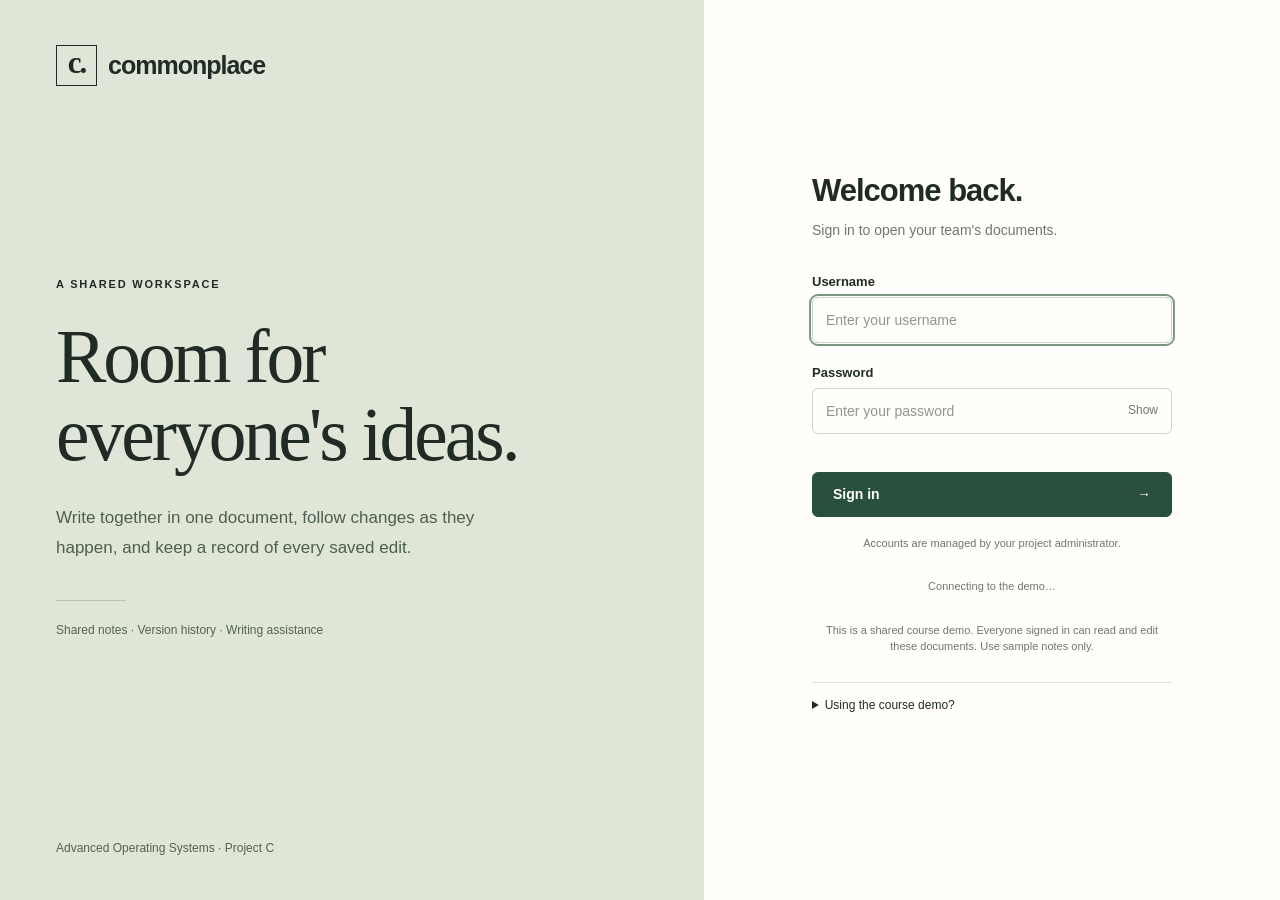
<file: docs/index.html>
<!doctype html>
<html lang="en" data-client="browser">
<head>
  <meta charset="utf-8"><meta name="viewport" content="width=device-width,initial-scale=1">
  <title>Commonplace · Shared documents</title>
  <link rel="stylesheet" href="style.css">
</head>
<body>
<main id="login" class="login-layout">
  <section class="introduction">
    <a class="wordmark" href="#" aria-label="Commonplace home"><span class="brand-mark">c.</span>commonplace</a>
    <div class="intro-copy"><p class="eyebrow">A SHARED WORKSPACE</p><h1>Room for<br>everyone's ideas.</h1>
      <p class="intro-detail">Write together in one document, follow changes as they happen, and keep a record of every saved edit.</p>
      <div class="intro-rule"></div><p class="intro-foot">Shared notes · Version history · Writing assistance</p>
    </div>
    <p class="product-note">Advanced Operating Systems · Project C</p>
  </section>
  <section class="signin-area"><form id="login-form" class="signin-form">
    <h2>Welcome back.</h2><p class="subtle">Sign in to open your team's documents.</p>
    <label for="username">Username</label><input id="username" autocomplete="username" required autofocus placeholder="Enter your username">
    <label for="password">Password</label><div class="password-wrap"><input id="password" type="password" autocomplete="current-password" required placeholder="Enter your password"><button id="show-password" type="button" aria-label="Show password">Show</button></div>
    <p id="login-error" class="error" role="alert"></p><button id="signin" class="primary full" type="submit">Sign in <span>→</span></button>
    <p class="account-note">Accounts are managed by your project administrator.</p>
    <p id="browser-status" class="browser-only account-note" role="status">Connecting to the demo…</p>
    <p class="browser-only account-note">This is a shared course demo. Everyone signed in can read and edit these documents. Use sample notes only.</p>
    <details class="connection-settings"><summary>Server connection</summary><label for="server">Gateway address</label><input id="server" value="localhost:50070" placeholder="hostname:port"><label class="check"><input id="tls" type="checkbox"> Use a secure connection (TLS)</label></details>
    <details class="demo-details"><summary>Using the course demo?</summary><p>Select a demo account to fill its sign-in details.</p><div class="demo-users"><button type="button" data-demo="alice">Alice</button><button type="button" data-demo="bob">Bob</button><button type="button" data-demo="carol">Carol</button></div><p>These shared accounts are for classroom sample documents.</p></details>
  </form></section>
</main>
<main id="workspace" class="workspace hidden">
  <nav class="sidebar" aria-label="Workspace navigation">
    <div class="wordmark small"><span class="brand-mark">c.</span>commonplace</div>
    <div class="nav-heading"><h2>Documents</h2><button id="refresh-docs" class="icon-button" title="Refresh documents" aria-label="Refresh documents">↻</button></div>
    <button id="new-document" class="new-document">＋ <span>New document</span></button>
    <label class="search-wrap"><span class="sr-only">Find a document</span><input id="search" type="search" placeholder="Find a document…"></label>
    <div id="document-list" class="document-list"></div>
    <div class="sidebar-bottom"><button id="system-button" class="system-button"><span class="status-dot"></span>System status <span>↗</span></button><div class="user-row"><span id="user-avatar" class="avatar"></span><div><strong id="user-name"></strong><small id="server-name"></small></div><button id="logout" class="icon-button" title="Sign out" aria-label="Sign out">↪</button></div></div>
  </nav>
  <section class="main-area">
    <header class="topbar"><button id="mobile-documents" class="mobile-only quiet-button" aria-label="Show documents" aria-expanded="false">Documents</button><div class="breadcrumb">Workspace <span>/</span> <strong id="breadcrumb-title">Documents</strong></div><div class="topbar-actions"><div id="participants" class="participants" aria-label="People in this document"></div><button id="history-button" class="quiet-button" disabled>History</button><button id="assist-button" class="assist-toggle" disabled>Writing assistant</button></div></header>
    <div id="message" class="notice hidden" role="status"></div>
    <section id="empty-state" class="empty-state"><p class="eyebrow">YOUR WORKSPACE</p><h1>Start with a blank page.</h1><p>Create a document for your team, or open one from the sidebar.</p><button id="empty-create" class="primary">Create a document <span>＋</span></button></section>
    <section id="document-area" class="document-area hidden">
      <div class="document-topline"><div class="document-location"><span class="document-icon">▤</span> SHARED DOCUMENT</div><button id="save-status" class="save-status" type="button" title="Save changes (Ctrl+S)">All changes saved</button></div>
      <article class="paper"><h1 id="document-title"></h1><div class="document-meta"><span id="revision-label"></span><span>•</span><span>Changes save automatically</span></div><textarea id="editor" aria-label="Document text" placeholder="Start writing here. Invite a teammate to open the same document." spellcheck="true"></textarea></article>
      <footer class="document-footer"><span id="word-count">0 words</span><span id="editing-status">Only you are here</span></footer>
    </section>
  </section>
  <aside id="drawer" class="drawer hidden" aria-label="Document tools"><div class="drawer-heading"><h2 id="drawer-title"></h2><button id="close-drawer" class="icon-button" aria-label="Close panel">×</button></div>
    <section id="assist-panel" class="tool-panel hidden"><p id="assistant-mode" class="assistant-mode">Writing service</p><p class="panel-intro">A second look at your writing. Review a suggestion before applying it.</p><div class="assistant-tools"><button data-task="grammar"><strong>Check grammar</strong><span>Find spelling and grammar issues</span></button><button data-task="summary"><strong>Summarize</strong><span>Get the main points of this document</span></button><button data-task="complete"><strong>Continue writing</strong><span>Suggest text at your cursor</span></button><button data-task="enhance"><strong>Rewrite selection</strong><span>Improve the passage you highlight</span></button></div><div class="rewrite-mode"><label for="rewrite-mode">Rewrite style</label><select id="rewrite-mode"><option value="concise">Make it concise</option><option value="clarify">Make it clearer</option><option value="formal">Make it formal</option><option value="expand">Add detail</option></select></div><form id="question-form"><label for="question">Ask about this document</label><div class="question-row"><input id="question" placeholder="What did we decide?"><button class="primary" type="submit" aria-label="Ask question">↑</button></div></form><div id="ai-result" aria-live="polite" class="ai-result"><p class="subtle">Choose a tool to get started.</p></div></section>
    <section id="history-panel" class="tool-panel hidden"><p class="panel-intro">Every saved edit, in order. Newest first.</p><div id="history-list"></div></section>
    <section id="system-panel" class="tool-panel hidden"><p class="panel-intro">Two of the three document servers must agree to save an edit.</p><div id="cluster-summary"></div><div id="node-list"></div><button id="refresh-system" class="quiet-button full">Refresh status</button><p class="system-note">Replica details are local observations. A recovering replica may briefly show an earlier version.</p></section>
  </aside>
</main>
<dialog id="create-dialog"><form id="create-form"><h2>New document</h2><p class="subtle">Everyone in this workspace can open and edit it.</p><label for="document-name">Document name</label><input id="document-name" required maxlength="80" placeholder="e.g. Operating systems notes"><p id="create-error" class="error" role="alert"></p><div class="dialog-actions"><button type="button" id="cancel-create" class="quiet-button">Cancel</button><button type="submit" id="create-submit" class="primary">Create document</button></div></form></dialog>
<dialog id="leave-dialog"><h2>Keep your unsaved text?</h2><p>A save is still pending. Retry the save before leaving, or copy your text so you can return to it.</p><div class="dialog-actions"><button id="stay" class="primary">Keep editing</button></div></dialog>
<script src="browser-config.js"></script>
<script src="browser.js"></script>
<script src="app.js"></script>
</body></html>
</file>
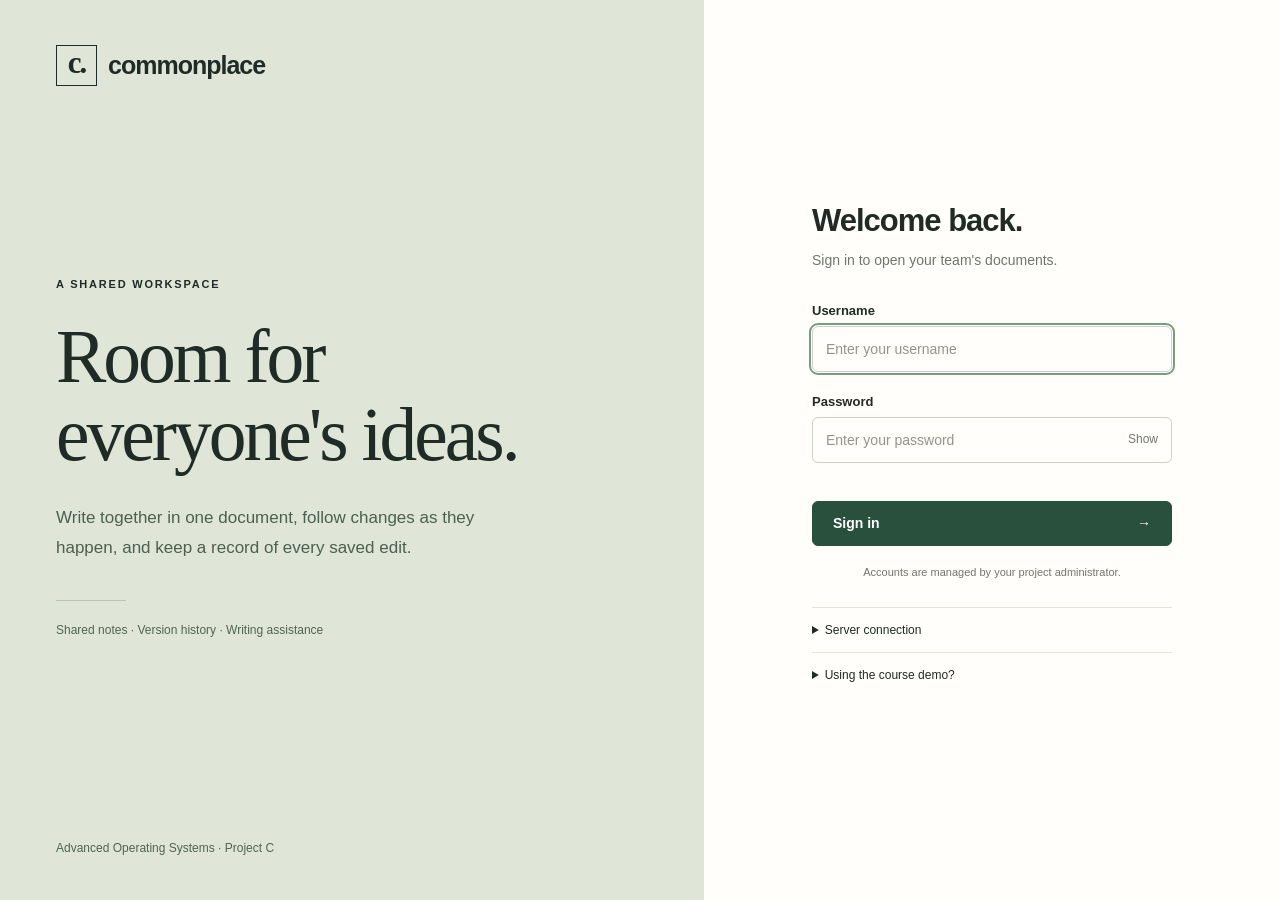
<file: clients/collab_client/ui/index.html>
<!doctype html>
<html lang="en">
<head>
  <meta charset="utf-8"><meta name="viewport" content="width=device-width,initial-scale=1">
  <title>Commonplace · Shared documents</title>
  <link rel="stylesheet" href="style.css">
</head>
<body>
<main id="login" class="login-layout">
  <section class="introduction">
    <a class="wordmark" href="#" aria-label="Commonplace home"><span class="brand-mark">c.</span>commonplace</a>
    <div class="intro-copy"><p class="eyebrow">A SHARED WORKSPACE</p><h1>Room for<br>everyone's ideas.</h1>
      <p class="intro-detail">Write together in one document, follow changes as they happen, and keep a record of every saved edit.</p>
      <div class="intro-rule"></div><p class="intro-foot">Shared notes · Version history · Writing assistance</p>
    </div>
    <p class="product-note">Advanced Operating Systems · Project C</p>
  </section>
  <section class="signin-area"><form id="login-form" class="signin-form">
    <h2>Welcome back.</h2><p class="subtle">Sign in to open your team's documents.</p>
    <label for="username">Username</label><input id="username" autocomplete="username" required autofocus placeholder="Enter your username">
    <label for="password">Password</label><div class="password-wrap"><input id="password" type="password" autocomplete="current-password" required placeholder="Enter your password"><button id="show-password" type="button" aria-label="Show password">Show</button></div>
    <p id="login-error" class="error" role="alert"></p><button id="signin" class="primary full" type="submit">Sign in <span>→</span></button>
    <p class="account-note">Accounts are managed by your project administrator.</p>
    <p id="browser-status" class="browser-only account-note" role="status">Connecting to the demo…</p>
    <p class="browser-only account-note">This is a shared course demo. Everyone signed in can read and edit these documents. Use sample notes only.</p>
    <details class="connection-settings"><summary>Server connection</summary><label for="server">Gateway address</label><input id="server" value="localhost:50070" placeholder="hostname:port"><label class="check"><input id="tls" type="checkbox"> Use a secure connection (TLS)</label></details>
    <details class="demo-details"><summary>Using the course demo?</summary><p>Select a demo account to fill its sign-in details.</p><div class="demo-users"><button type="button" data-demo="alice">Alice</button><button type="button" data-demo="bob">Bob</button><button type="button" data-demo="carol">Carol</button></div><p>These shared accounts are for classroom sample documents.</p></details>
  </form></section>
</main>
<main id="workspace" class="workspace hidden">
  <nav class="sidebar" aria-label="Workspace navigation">
    <div class="wordmark small"><span class="brand-mark">c.</span>commonplace</div>
    <div class="nav-heading"><h2>Documents</h2><button id="refresh-docs" class="icon-button" title="Refresh documents" aria-label="Refresh documents">↻</button></div>
    <button id="new-document" class="new-document">＋ <span>New document</span></button>
    <label class="search-wrap"><span class="sr-only">Find a document</span><input id="search" type="search" placeholder="Find a document…"></label>
    <div id="document-list" class="document-list"></div>
    <div class="sidebar-bottom"><button id="system-button" class="system-button"><span class="status-dot"></span>System status <span>↗</span></button><div class="user-row"><span id="user-avatar" class="avatar"></span><div><strong id="user-name"></strong><small id="server-name"></small></div><button id="logout" class="icon-button" title="Sign out" aria-label="Sign out">↪</button></div></div>
  </nav>
  <section class="main-area">
    <header class="topbar"><button id="mobile-documents" class="mobile-only quiet-button" aria-label="Show documents" aria-expanded="false">Documents</button><div class="breadcrumb">Workspace <span>/</span> <strong id="breadcrumb-title">Documents</strong></div><div class="topbar-actions"><div id="participants" class="participants" aria-label="People in this document"></div><button id="history-button" class="quiet-button" disabled>History</button><button id="assist-button" class="assist-toggle" disabled>Writing assistant</button></div></header>
    <div id="message" class="notice hidden" role="status"></div>
    <section id="empty-state" class="empty-state"><p class="eyebrow">YOUR WORKSPACE</p><h1>Start with a blank page.</h1><p>Create a document for your team, or open one from the sidebar.</p><button id="empty-create" class="primary">Create a document <span>＋</span></button></section>
    <section id="document-area" class="document-area hidden">
      <div class="document-topline"><div class="document-location"><span class="document-icon">▤</span> SHARED DOCUMENT</div><button id="save-status" class="save-status" type="button" title="Save changes (Ctrl+S)">All changes saved</button></div>
      <article class="paper"><h1 id="document-title"></h1><div class="document-meta"><span id="revision-label"></span><span>•</span><span>Changes save automatically</span></div><textarea id="editor" aria-label="Document text" placeholder="Start writing here. Invite a teammate to open the same document." spellcheck="true"></textarea></article>
      <footer class="document-footer"><span id="word-count">0 words</span><span id="editing-status">Only you are here</span></footer>
    </section>
  </section>
  <aside id="drawer" class="drawer hidden" aria-label="Document tools"><div class="drawer-heading"><h2 id="drawer-title"></h2><button id="close-drawer" class="icon-button" aria-label="Close panel">×</button></div>
    <section id="assist-panel" class="tool-panel hidden"><p id="assistant-mode" class="assistant-mode">Writing service</p><p class="panel-intro">A second look at your writing. Review a suggestion before applying it.</p><div class="assistant-tools"><button data-task="grammar"><strong>Check grammar</strong><span>Find spelling and grammar issues</span></button><button data-task="summary"><strong>Summarize</strong><span>Get the main points of this document</span></button><button data-task="complete"><strong>Continue writing</strong><span>Suggest text at your cursor</span></button><button data-task="enhance"><strong>Rewrite selection</strong><span>Improve the passage you highlight</span></button></div><div class="rewrite-mode"><label for="rewrite-mode">Rewrite style</label><select id="rewrite-mode"><option value="concise">Make it concise</option><option value="clarify">Make it clearer</option><option value="formal">Make it formal</option><option value="expand">Add detail</option></select></div><form id="question-form"><label for="question">Ask about this document</label><div class="question-row"><input id="question" placeholder="What did we decide?"><button class="primary" type="submit" aria-label="Ask question">↑</button></div></form><div id="ai-result" aria-live="polite" class="ai-result"><p class="subtle">Choose a tool to get started.</p></div></section>
    <section id="history-panel" class="tool-panel hidden"><p class="panel-intro">Every saved edit, in order. Newest first.</p><div id="history-list"></div></section>
    <section id="system-panel" class="tool-panel hidden"><p class="panel-intro">Two of the three document servers must agree to save an edit.</p><div id="cluster-summary"></div><div id="node-list"></div><button id="refresh-system" class="quiet-button full">Refresh status</button><p class="system-note">Replica details are local observations. A recovering replica may briefly show an earlier version.</p></section>
  </aside>
</main>
<dialog id="create-dialog"><form id="create-form"><h2>New document</h2><p class="subtle">Everyone in this workspace can open and edit it.</p><label for="document-name">Document name</label><input id="document-name" required maxlength="80" placeholder="e.g. Operating systems notes"><p id="create-error" class="error" role="alert"></p><div class="dialog-actions"><button type="button" id="cancel-create" class="quiet-button">Cancel</button><button type="submit" id="create-submit" class="primary">Create document</button></div></form></dialog>
<dialog id="leave-dialog"><h2>Keep your unsaved text?</h2><p>A save is still pending. Retry the save before leaving, or copy your text so you can return to it.</p><div class="dialog-actions"><button id="stay" class="primary">Keep editing</button></div></dialog>
<script src="browser-config.js"></script>
<script src="browser.js"></script>
<script src="app.js"></script>
</body></html>
</file>
<file: docs/style.css>
:root{--ink:#202b26;--muted:#70766f;--line:#e0e3da;--paper:#fffefa;--green:#294f3d;--green-light:#e6eee5;--background:#f6f5f0;--red:#a64035;font-family:Inter,'Segoe UI',sans-serif;color:var(--ink);font-size:14px;font-synthesis:none}
*{box-sizing:border-box}body{margin:0}button,input,textarea,select{font:inherit}button{cursor:pointer}button:disabled{cursor:default;opacity:.45}button,input,textarea,select{outline-offset:4px}button:focus-visible,a:focus-visible{outline:2px solid var(--green)}input,select{width:100%;height:46px;background:var(--paper);border:1px solid #cdd2c7;border-radius:6px;padding:0 13px;color:var(--ink)}input:focus,select:focus{outline:2px solid #7a9a81;outline-offset:1px}input::placeholder,textarea::placeholder{color:#92958c}label{display:block;font-size:13px;font-weight:600;margin:22px 0 8px}button{border:0;border-radius:6px;color:inherit;background:none}h1,h2,p{margin-top:0}h2{font-size:22px;letter-spacing:-.5px}.hidden{display:none!important}.subtle{color:var(--muted);line-height:1.6}.primary{display:flex;align-items:center;justify-content:center;gap:20px;min-height:45px;padding:0 20px;background:var(--green);color:#fff;font-weight:600;border:1px solid var(--green)}.primary:hover{background:#1d3f2d}.primary span{margin-left:auto}.full{width:100%}.quiet-button{border:1px solid var(--line);padding:9px 15px;white-space:nowrap;background:var(--paper)}.quiet-button:hover{background:var(--green-light)}.icon-button{width:34px;height:34px;font-size:21px;display:grid;place-items:center}.icon-button:hover{background:var(--green-light)}.error{color:var(--red);font-size:13px;line-height:1.5;min-height:14px;margin:12px 0}.eyebrow{font-size:11px;font-weight:650;letter-spacing:1.8px}.wordmark{display:flex;align-items:center;gap:11px;font-size:25px;font-weight:600;letter-spacing:-1px;text-decoration:none;color:inherit}.brand-mark{font-family:Georgia,serif;font-size:31px;border:1px solid currentColor;width:41px;height:41px;line-height:33px;text-align:center;letter-spacing:-2px}.wordmark.small{font-size:20px}.small .brand-mark{width:30px;height:30px;line-height:24px;font-size:24px}
.login-layout{min-height:100vh;display:grid;grid-template-columns:55% 45%}.introduction{background:#dfe6d8;padding:45px 56px;display:flex;flex-direction:column;min-height:100vh}.intro-copy{margin:auto 0;padding:60px 0}.intro-copy h1{font-family:'Instrument Serif',Georgia,serif;font-weight:400;font-size:clamp(54px,5.9vw,86px);line-height:1.04;letter-spacing:-3px;margin:28px 0}.intro-detail{font-size:17px;line-height:1.75;max-width:430px;color:#4d5f4e}.intro-rule{height:1px;background:#bac7b5;margin:38px 0 22px;width:70px}.intro-foot,.product-note{font-size:12px;color:#536351}.product-note{margin:0}.signin-area{background:var(--paper);display:flex;align-items:center;justify-content:center;padding:44px}.signin-form{width:100%;max-width:360px}.signin-form h2{font-size:31px;margin-bottom:10px;font-weight:600;letter-spacing:-1px}.signin-form>.subtle{margin-bottom:32px}.password-wrap{position:relative}.password-wrap input{padding-right:64px}.password-wrap button{position:absolute;right:4px;top:5px;font-size:12px;padding:10px;color:var(--muted)}.account-note{font-size:11px;color:var(--muted);line-height:1.5;text-align:center;margin:18px 0 27px}.connection-settings,.demo-details{border-top:1px solid var(--line);font-size:12px;padding:15px 0;color:var(--muted)}summary{cursor:pointer;color:var(--ink);font-weight:500}details p{line-height:1.5;margin:15px 0 8px}details label{font-size:12px;margin-top:15px}.check{display:flex;align-items:center;gap:9px}.check input{width:15px;height:15px}.demo-users{display:flex;gap:8px;margin:14px 0}.demo-users button{border:1px solid var(--line);padding:8px 17px;background:#f5f6f0}
.workspace{height:100vh;display:flex;background:var(--background);overflow:hidden}.sidebar{width:242px;flex-shrink:0;padding:28px 18px 0;background:#ecefe7;border-right:1px solid #dce1d6;display:flex;flex-direction:column}.sidebar>.wordmark{padding:0 5px 40px}.nav-heading{display:flex;align-items:center;justify-content:space-between;padding:0 9px;margin-bottom:13px}.nav-heading h2{font-size:12px;letter-spacing:.2px;margin:0;color:#66705f;font-weight:650}.new-document{display:flex;align-items:center;gap:8px;padding:11px 13px;background:var(--paper);border:1px solid #ccd5c5;text-align:left;font-weight:550;box-shadow:0 1px 2px #26352108}.new-document:hover{border-color:#7b9273}.search-wrap{margin:20px 0 12px}.search-wrap input{height:35px;border:0;background:#e3e8dc;font-size:12px}.document-list{flex:1;overflow:auto;margin:0 -6px}.document-item{padding:12px 14px;width:100%;text-align:left;border-radius:5px;display:flex;align-items:center;gap:10px;margin:2px 0}.document-item:hover{background:#e2e8db}.document-item.active{background:#d9e3d1;color:#244430}.document-item .doc-label{white-space:nowrap;overflow:hidden;text-overflow:ellipsis;font-size:13px}.doc-list-empty{font-size:12px;line-height:1.65;padding:10px 15px;color:var(--muted)}.sidebar-bottom{margin-top:auto}.system-button{padding:17px 9px;display:flex;align-items:center;gap:9px;width:100%;font-size:12px}.system-button span:last-child{margin-left:auto;font-size:15px}.status-dot{display:inline-block;height:6px;width:6px;border-radius:50%;background:#62815d}.user-row{display:flex;align-items:center;gap:9px;padding:19px 2px;border-top:1px solid #d6ddce}.user-row strong{font-size:12px;display:block;text-transform:capitalize}.user-row small{display:block;font-size:10px;max-width:120px;overflow:hidden;text-overflow:ellipsis;white-space:nowrap;color:var(--muted);margin-top:3px}.user-row>.icon-button{margin-left:auto}.avatar{height:31px;width:31px;background:#cddac5;color:#335137;border-radius:50%;display:grid;place-items:center;text-transform:uppercase;font-size:12px;font-weight:600}.main-area{flex:1;min-width:400px;display:flex;flex-direction:column}.topbar{height:74px;padding:0 32px;border-bottom:1px solid var(--line);display:flex;align-items:center;justify-content:space-between;gap:15px;flex-shrink:0}.breadcrumb{display:flex;align-items:center;gap:12px;font-size:12px;min-width:0;color:var(--muted)}.breadcrumb strong{font-weight:500;color:var(--ink);white-space:nowrap;overflow:hidden;text-overflow:ellipsis}.breadcrumb span{color:#a7afa1}.topbar-actions{display:flex;align-items:center;gap:9px}.topbar button{font-size:12px}.assist-toggle{border:1px solid #b9c8b0;background:#e5ecde;padding:9px 13px;white-space:nowrap}.participants{display:flex;align-items:center;padding-right:6px}.participant{height:27px;width:27px;border-radius:50%;background:var(--color);color:#fff;display:grid;place-items:center;font-size:11px;font-weight:600;border:2px solid var(--background);margin-left:-5px}.empty-state{margin:auto;padding:45px;max-width:600px}.empty-state h1{font-family:Georgia,serif;font-size:43px;font-weight:400;letter-spacing:-1.3px;line-height:1.2;margin:17px 0}.empty-state p:not(.eyebrow){color:var(--muted);line-height:1.7;margin-bottom:28px}.document-area{flex:1;display:flex;flex-direction:column;min-height:0}.document-topline{display:flex;justify-content:space-between;align-items:center;padding:26px 48px 18px;gap:15px}.document-location{font-size:9px;letter-spacing:1.4px;color:#7e8679;display:flex;align-items:center;gap:8px}.document-icon{font-size:17px}.save-status{font-size:11px;color:#6d7d65}.save-status.saving{color:#86682f}.save-status.failed{color:var(--red)}.paper{flex:1;min-height:0;display:flex;flex-direction:column;background:var(--paper);border:1px solid #e2e3d9;margin:0 45px;padding:40px 45px 22px;box-shadow:0 4px 18px #2d3a1c03}.paper h1{font-family:'Instrument Serif',Georgia,serif;font-size:38px;font-weight:400;letter-spacing:-1.2px;line-height:1.2;margin-bottom:13px;overflow-wrap:anywhere}.document-meta{display:flex;gap:9px;font-size:10px;color:#92978b;padding-bottom:30px;border-bottom:1px solid #edeee6}.paper textarea{margin-top:22px;flex:1;min-height:180px;resize:none;border:0;outline:none;color:#3d453e;font-family:Inter,'Segoe UI',sans-serif;font-size:15px;line-height:1.95;width:100%;background:transparent;padding:0;tab-size:4}.document-footer{font-size:10px;display:flex;justify-content:space-between;padding:18px 48px;color:#7b8275}.notice{padding:12px 32px;background:#fff4d9;color:#6f531b;font-size:12px;line-height:1.5;border-bottom:1px solid #e9dbaa}
.drawer{width:328px;flex-shrink:0;border-left:1px solid var(--line);background:#fafaf5;display:flex;flex-direction:column;overflow:hidden}.drawer-heading{height:74px;display:flex;align-items:center;justify-content:space-between;padding:0 23px;border-bottom:1px solid var(--line);flex-shrink:0}.drawer-heading h2{font-size:14px;letter-spacing:0;margin:0;font-weight:600}.tool-panel{padding:22px;overflow:auto}.panel-intro{font-size:12px;line-height:1.65;color:var(--muted);margin-bottom:21px}.assistant-tools{border:1px solid var(--line);border-radius:6px;overflow:hidden}.assistant-tools button{display:block;width:100%;text-align:left;padding:13px 14px;border-radius:0;border-bottom:1px solid var(--line);background:var(--paper)}.assistant-tools button:last-child{border-bottom:0}.assistant-tools button:hover{background:#eef2e8}.assistant-tools button strong{display:block;font-size:12px;font-weight:550;margin-bottom:4px}.assistant-tools button span{font-size:10px;color:var(--muted)}.rewrite-mode{margin-bottom:25px}.rewrite-mode label,#question-form label{font-size:11px}.rewrite-mode select{height:36px;font-size:12px}.question-row{display:flex;gap:5px}.question-row input{font-size:11px;height:39px;min-width:0}.question-row button{width:39px;min-height:39px;padding:0;font-size:18px}.ai-result{border-top:1px solid var(--line);margin-top:24px;padding-top:22px;font-size:12px;line-height:1.65}.ai-result p{white-space:pre-wrap;overflow-wrap:anywhere}.ai-result h3{font-size:12px;font-weight:600;margin-bottom:14px}.suggestion{border-bottom:1px solid var(--line);padding:0 0 18px;margin:0 0 18px}.suggestion del{color:#946457;display:block;white-space:pre-wrap}.suggestion ins{color:#2a6141;display:block;text-decoration:none;white-space:pre-wrap;margin:8px 0}.suggestion small{color:var(--muted);display:block}.suggestion button{font-size:11px;margin-top:13px}.ai-loading{color:var(--muted)}.history-item{border-left:1px solid #cdd7c4;padding:0 0 24px 17px;margin-left:4px}.history-item h3{font-size:12px;margin:0 0 5px}.history-item p{font-size:11px;line-height:1.6;color:var(--muted);overflow-wrap:anywhere;white-space:pre-wrap;margin-bottom:0}.history-item .change-text{background:#edf2e6;color:#435741;padding:6px 9px;margin-top:10px;border-radius:3px;max-height:130px;overflow:auto}.node{border-top:1px solid var(--line);padding:17px 0}.node-top{display:flex;align-items:center;justify-content:space-between;margin-bottom:10px}.node h3{font-size:12px;margin:0}.node .role{font-size:11px;color:var(--green);text-transform:capitalize}.node .role.unreachable{color:var(--red)}.node-address{font-size:10px;display:block;color:var(--muted);margin-bottom:13px}.node dl{display:grid;grid-template-columns:1fr 1fr;font-size:10px;gap:7px;margin:0}.node dt{color:var(--muted)}.node dd{margin:0;text-align:right;font-variant-numeric:tabular-nums}.cluster-good{color:var(--green);font-size:12px;line-height:1.6;margin-bottom:18px}.system-note{font-size:10px;color:var(--muted);line-height:1.6;margin-top:20px}.sr-only{position:absolute;width:1px;height:1px;overflow:hidden;clip:rect(0,0,0,0)}dialog{border:1px solid var(--line);border-radius:10px;background:var(--paper);box-shadow:0 20px 90px #18201a33;width:440px;max-width:90vw;padding:32px}dialog::backdrop{background:#1c2d2255;backdrop-filter:blur(2px)}dialog h2{font-size:25px;font-weight:550}dialog p{font-size:12px;line-height:1.6}dialog label{font-size:12px}.dialog-actions{display:flex;justify-content:flex-end;gap:10px;margin-top:26px}.dialog-actions button{font-size:12px}#leave-dialog p{line-height:1.7}button, input,select{transition:background-color .15s,border-color .15s}
@media(max-width:1190px){.sidebar{width:212px}.drawer{width:290px}.topbar{padding:0 22px}.paper{margin:0 23px;padding:30px 29px}.document-topline,.document-footer{padding-left:26px;padding-right:26px}.breadcrumb{max-width:230px}.paper h1{font-size:33px}.topbar-actions{gap:6px}}@media(max-width:900px){.login-layout{grid-template-columns:45% 55%}.introduction{padding:35px}.intro-copy h1{font-size:53px;letter-spacing:-2px}.intro-detail{font-size:14px}.signin-area{padding:30px}.sidebar{width:195px}.drawer{position:absolute;right:0;top:74px;bottom:0;width:320px;box-shadow:-10px 0 30px #27341d0a}.drawer-heading{height:58px}.paper{margin:0 20px}.topbar{padding:0 18px}.breadcrumb{max-width:180px}.topbar-actions button{padding:8px;font-size:11px}}

.assistant-mode{font-size:10px;color:#68795f;padding-bottom:12px;border-bottom:1px solid var(--line);margin-bottom:15px}
.browser-only,.mobile-only{display:none}.browser-client .browser-only{display:block}.browser-client .connection-settings{display:none}
@media(max-width:640px){
  .login-layout{display:block}.introduction{min-height:0;padding:25px}.intro-copy{padding:28px 0 0}.intro-copy h1{font-size:43px;margin:16px 0;letter-spacing:-1.5px}.intro-copy h1 br{display:none}.intro-detail{font-size:14px;margin-bottom:12px}.intro-rule,.intro-foot,.product-note,.intro-copy .eyebrow{display:none}.signin-area{padding:30px 25px}.signin-form{width:100%;max-width:400px}.signin-form h2{font-size:27px}
  .workspace{height:100dvh}.main-area{min-width:0}.sidebar{display:none;position:absolute;z-index:6;top:62px;bottom:0;left:0;width:245px;box-shadow:10px 0 35px #24332133;padding-top:18px}.workspace.show-documents .sidebar{display:flex}.sidebar>.wordmark{padding-bottom:20px}.mobile-only{display:block}.topbar{height:62px;padding:0 10px;gap:5px}.topbar .breadcrumb{display:none}.topbar-actions{gap:4px}.topbar button{font-size:10px;padding:8px}.participants{padding-right:0}.participant{width:23px;height:23px}.drawer{top:62px;width:min(340px,100vw);z-index:7}.paper{margin:0 10px;padding:23px 20px 12px}.paper h1{font-size:29px}.paper textarea{font-size:16px;line-height:1.75}.document-topline{padding:17px 14px 12px;gap:5px}.document-location{font-size:8px;letter-spacing:.6px}.save-status{font-size:10px}.document-meta{padding-bottom:16px}.document-footer{padding:14px;font-size:9px}.notice{padding:10px 14px}.empty-state{padding:28px}.empty-state h1{font-size:35px}
}
</file>
<file: clients/collab_client/ui/style.css>
:root{--ink:#202b26;--muted:#70766f;--line:#e0e3da;--paper:#fffefa;--green:#294f3d;--green-light:#e6eee5;--background:#f6f5f0;--red:#a64035;font-family:Inter,'Segoe UI',sans-serif;color:var(--ink);font-size:14px;font-synthesis:none}
*{box-sizing:border-box}body{margin:0}button,input,textarea,select{font:inherit}button{cursor:pointer}button:disabled{cursor:default;opacity:.45}button,input,textarea,select{outline-offset:4px}button:focus-visible,a:focus-visible{outline:2px solid var(--green)}input,select{width:100%;height:46px;background:var(--paper);border:1px solid #cdd2c7;border-radius:6px;padding:0 13px;color:var(--ink)}input:focus,select:focus{outline:2px solid #7a9a81;outline-offset:1px}input::placeholder,textarea::placeholder{color:#92958c}label{display:block;font-size:13px;font-weight:600;margin:22px 0 8px}button{border:0;border-radius:6px;color:inherit;background:none}h1,h2,p{margin-top:0}h2{font-size:22px;letter-spacing:-.5px}.hidden{display:none!important}.subtle{color:var(--muted);line-height:1.6}.primary{display:flex;align-items:center;justify-content:center;gap:20px;min-height:45px;padding:0 20px;background:var(--green);color:#fff;font-weight:600;border:1px solid var(--green)}.primary:hover{background:#1d3f2d}.primary span{margin-left:auto}.full{width:100%}.quiet-button{border:1px solid var(--line);padding:9px 15px;white-space:nowrap;background:var(--paper)}.quiet-button:hover{background:var(--green-light)}.icon-button{width:34px;height:34px;font-size:21px;display:grid;place-items:center}.icon-button:hover{background:var(--green-light)}.error{color:var(--red);font-size:13px;line-height:1.5;min-height:14px;margin:12px 0}.eyebrow{font-size:11px;font-weight:650;letter-spacing:1.8px}.wordmark{display:flex;align-items:center;gap:11px;font-size:25px;font-weight:600;letter-spacing:-1px;text-decoration:none;color:inherit}.brand-mark{font-family:Georgia,serif;font-size:31px;border:1px solid currentColor;width:41px;height:41px;line-height:33px;text-align:center;letter-spacing:-2px}.wordmark.small{font-size:20px}.small .brand-mark{width:30px;height:30px;line-height:24px;font-size:24px}
.login-layout{min-height:100vh;display:grid;grid-template-columns:55% 45%}.introduction{background:#dfe6d8;padding:45px 56px;display:flex;flex-direction:column;min-height:100vh}.intro-copy{margin:auto 0;padding:60px 0}.intro-copy h1{font-family:'Instrument Serif',Georgia,serif;font-weight:400;font-size:clamp(54px,5.9vw,86px);line-height:1.04;letter-spacing:-3px;margin:28px 0}.intro-detail{font-size:17px;line-height:1.75;max-width:430px;color:#4d5f4e}.intro-rule{height:1px;background:#bac7b5;margin:38px 0 22px;width:70px}.intro-foot,.product-note{font-size:12px;color:#536351}.product-note{margin:0}.signin-area{background:var(--paper);display:flex;align-items:center;justify-content:center;padding:44px}.signin-form{width:100%;max-width:360px}.signin-form h2{font-size:31px;margin-bottom:10px;font-weight:600;letter-spacing:-1px}.signin-form>.subtle{margin-bottom:32px}.password-wrap{position:relative}.password-wrap input{padding-right:64px}.password-wrap button{position:absolute;right:4px;top:5px;font-size:12px;padding:10px;color:var(--muted)}.account-note{font-size:11px;color:var(--muted);line-height:1.5;text-align:center;margin:18px 0 27px}.connection-settings,.demo-details{border-top:1px solid var(--line);font-size:12px;padding:15px 0;color:var(--muted)}summary{cursor:pointer;color:var(--ink);font-weight:500}details p{line-height:1.5;margin:15px 0 8px}details label{font-size:12px;margin-top:15px}.check{display:flex;align-items:center;gap:9px}.check input{width:15px;height:15px}.demo-users{display:flex;gap:8px;margin:14px 0}.demo-users button{border:1px solid var(--line);padding:8px 17px;background:#f5f6f0}
.workspace{height:100vh;display:flex;background:var(--background);overflow:hidden}.sidebar{width:242px;flex-shrink:0;padding:28px 18px 0;background:#ecefe7;border-right:1px solid #dce1d6;display:flex;flex-direction:column}.sidebar>.wordmark{padding:0 5px 40px}.nav-heading{display:flex;align-items:center;justify-content:space-between;padding:0 9px;margin-bottom:13px}.nav-heading h2{font-size:12px;letter-spacing:.2px;margin:0;color:#66705f;font-weight:650}.new-document{display:flex;align-items:center;gap:8px;padding:11px 13px;background:var(--paper);border:1px solid #ccd5c5;text-align:left;font-weight:550;box-shadow:0 1px 2px #26352108}.new-document:hover{border-color:#7b9273}.search-wrap{margin:20px 0 12px}.search-wrap input{height:35px;border:0;background:#e3e8dc;font-size:12px}.document-list{flex:1;overflow:auto;margin:0 -6px}.document-item{padding:12px 14px;width:100%;text-align:left;border-radius:5px;display:flex;align-items:center;gap:10px;margin:2px 0}.document-item:hover{background:#e2e8db}.document-item.active{background:#d9e3d1;color:#244430}.document-item .doc-label{white-space:nowrap;overflow:hidden;text-overflow:ellipsis;font-size:13px}.doc-list-empty{font-size:12px;line-height:1.65;padding:10px 15px;color:var(--muted)}.sidebar-bottom{margin-top:auto}.system-button{padding:17px 9px;display:flex;align-items:center;gap:9px;width:100%;font-size:12px}.system-button span:last-child{margin-left:auto;font-size:15px}.status-dot{display:inline-block;height:6px;width:6px;border-radius:50%;background:#62815d}.user-row{display:flex;align-items:center;gap:9px;padding:19px 2px;border-top:1px solid #d6ddce}.user-row strong{font-size:12px;display:block;text-transform:capitalize}.user-row small{display:block;font-size:10px;max-width:120px;overflow:hidden;text-overflow:ellipsis;white-space:nowrap;color:var(--muted);margin-top:3px}.user-row>.icon-button{margin-left:auto}.avatar{height:31px;width:31px;background:#cddac5;color:#335137;border-radius:50%;display:grid;place-items:center;text-transform:uppercase;font-size:12px;font-weight:600}.main-area{flex:1;min-width:400px;display:flex;flex-direction:column}.topbar{height:74px;padding:0 32px;border-bottom:1px solid var(--line);display:flex;align-items:center;justify-content:space-between;gap:15px;flex-shrink:0}.breadcrumb{display:flex;align-items:center;gap:12px;font-size:12px;min-width:0;color:var(--muted)}.breadcrumb strong{font-weight:500;color:var(--ink);white-space:nowrap;overflow:hidden;text-overflow:ellipsis}.breadcrumb span{color:#a7afa1}.topbar-actions{display:flex;align-items:center;gap:9px}.topbar button{font-size:12px}.assist-toggle{border:1px solid #b9c8b0;background:#e5ecde;padding:9px 13px;white-space:nowrap}.participants{display:flex;align-items:center;padding-right:6px}.participant{height:27px;width:27px;border-radius:50%;background:var(--color);color:#fff;display:grid;place-items:center;font-size:11px;font-weight:600;border:2px solid var(--background);margin-left:-5px}.empty-state{margin:auto;padding:45px;max-width:600px}.empty-state h1{font-family:Georgia,serif;font-size:43px;font-weight:400;letter-spacing:-1.3px;line-height:1.2;margin:17px 0}.empty-state p:not(.eyebrow){color:var(--muted);line-height:1.7;margin-bottom:28px}.document-area{flex:1;display:flex;flex-direction:column;min-height:0}.document-topline{display:flex;justify-content:space-between;align-items:center;padding:26px 48px 18px;gap:15px}.document-location{font-size:9px;letter-spacing:1.4px;color:#7e8679;display:flex;align-items:center;gap:8px}.document-icon{font-size:17px}.save-status{font-size:11px;color:#6d7d65}.save-status.saving{color:#86682f}.save-status.failed{color:var(--red)}.paper{flex:1;min-height:0;display:flex;flex-direction:column;background:var(--paper);border:1px solid #e2e3d9;margin:0 45px;padding:40px 45px 22px;box-shadow:0 4px 18px #2d3a1c03}.paper h1{font-family:'Instrument Serif',Georgia,serif;font-size:38px;font-weight:400;letter-spacing:-1.2px;line-height:1.2;margin-bottom:13px;overflow-wrap:anywhere}.document-meta{display:flex;gap:9px;font-size:10px;color:#92978b;padding-bottom:30px;border-bottom:1px solid #edeee6}.paper textarea{margin-top:22px;flex:1;min-height:180px;resize:none;border:0;outline:none;color:#3d453e;font-family:Inter,'Segoe UI',sans-serif;font-size:15px;line-height:1.95;width:100%;background:transparent;padding:0;tab-size:4}.document-footer{font-size:10px;display:flex;justify-content:space-between;padding:18px 48px;color:#7b8275}.notice{padding:12px 32px;background:#fff4d9;color:#6f531b;font-size:12px;line-height:1.5;border-bottom:1px solid #e9dbaa}
.drawer{width:328px;flex-shrink:0;border-left:1px solid var(--line);background:#fafaf5;display:flex;flex-direction:column;overflow:hidden}.drawer-heading{height:74px;display:flex;align-items:center;justify-content:space-between;padding:0 23px;border-bottom:1px solid var(--line);flex-shrink:0}.drawer-heading h2{font-size:14px;letter-spacing:0;margin:0;font-weight:600}.tool-panel{padding:22px;overflow:auto}.panel-intro{font-size:12px;line-height:1.65;color:var(--muted);margin-bottom:21px}.assistant-tools{border:1px solid var(--line);border-radius:6px;overflow:hidden}.assistant-tools button{display:block;width:100%;text-align:left;padding:13px 14px;border-radius:0;border-bottom:1px solid var(--line);background:var(--paper)}.assistant-tools button:last-child{border-bottom:0}.assistant-tools button:hover{background:#eef2e8}.assistant-tools button strong{display:block;font-size:12px;font-weight:550;margin-bottom:4px}.assistant-tools button span{font-size:10px;color:var(--muted)}.rewrite-mode{margin-bottom:25px}.rewrite-mode label,#question-form label{font-size:11px}.rewrite-mode select{height:36px;font-size:12px}.question-row{display:flex;gap:5px}.question-row input{font-size:11px;height:39px;min-width:0}.question-row button{width:39px;min-height:39px;padding:0;font-size:18px}.ai-result{border-top:1px solid var(--line);margin-top:24px;padding-top:22px;font-size:12px;line-height:1.65}.ai-result p{white-space:pre-wrap;overflow-wrap:anywhere}.ai-result h3{font-size:12px;font-weight:600;margin-bottom:14px}.suggestion{border-bottom:1px solid var(--line);padding:0 0 18px;margin:0 0 18px}.suggestion del{color:#946457;display:block;white-space:pre-wrap}.suggestion ins{color:#2a6141;display:block;text-decoration:none;white-space:pre-wrap;margin:8px 0}.suggestion small{color:var(--muted);display:block}.suggestion button{font-size:11px;margin-top:13px}.ai-loading{color:var(--muted)}.history-item{border-left:1px solid #cdd7c4;padding:0 0 24px 17px;margin-left:4px}.history-item h3{font-size:12px;margin:0 0 5px}.history-item p{font-size:11px;line-height:1.6;color:var(--muted);overflow-wrap:anywhere;white-space:pre-wrap;margin-bottom:0}.history-item .change-text{background:#edf2e6;color:#435741;padding:6px 9px;margin-top:10px;border-radius:3px;max-height:130px;overflow:auto}.node{border-top:1px solid var(--line);padding:17px 0}.node-top{display:flex;align-items:center;justify-content:space-between;margin-bottom:10px}.node h3{font-size:12px;margin:0}.node .role{font-size:11px;color:var(--green);text-transform:capitalize}.node .role.unreachable{color:var(--red)}.node-address{font-size:10px;display:block;color:var(--muted);margin-bottom:13px}.node dl{display:grid;grid-template-columns:1fr 1fr;font-size:10px;gap:7px;margin:0}.node dt{color:var(--muted)}.node dd{margin:0;text-align:right;font-variant-numeric:tabular-nums}.cluster-good{color:var(--green);font-size:12px;line-height:1.6;margin-bottom:18px}.system-note{font-size:10px;color:var(--muted);line-height:1.6;margin-top:20px}.sr-only{position:absolute;width:1px;height:1px;overflow:hidden;clip:rect(0,0,0,0)}dialog{border:1px solid var(--line);border-radius:10px;background:var(--paper);box-shadow:0 20px 90px #18201a33;width:440px;max-width:90vw;padding:32px}dialog::backdrop{background:#1c2d2255;backdrop-filter:blur(2px)}dialog h2{font-size:25px;font-weight:550}dialog p{font-size:12px;line-height:1.6}dialog label{font-size:12px}.dialog-actions{display:flex;justify-content:flex-end;gap:10px;margin-top:26px}.dialog-actions button{font-size:12px}#leave-dialog p{line-height:1.7}button, input,select{transition:background-color .15s,border-color .15s}
@media(max-width:1190px){.sidebar{width:212px}.drawer{width:290px}.topbar{padding:0 22px}.paper{margin:0 23px;padding:30px 29px}.document-topline,.document-footer{padding-left:26px;padding-right:26px}.breadcrumb{max-width:230px}.paper h1{font-size:33px}.topbar-actions{gap:6px}}@media(max-width:900px){.login-layout{grid-template-columns:45% 55%}.introduction{padding:35px}.intro-copy h1{font-size:53px;letter-spacing:-2px}.intro-detail{font-size:14px}.signin-area{padding:30px}.sidebar{width:195px}.drawer{position:absolute;right:0;top:74px;bottom:0;width:320px;box-shadow:-10px 0 30px #27341d0a}.drawer-heading{height:58px}.paper{margin:0 20px}.topbar{padding:0 18px}.breadcrumb{max-width:180px}.topbar-actions button{padding:8px;font-size:11px}}

.assistant-mode{font-size:10px;color:#68795f;padding-bottom:12px;border-bottom:1px solid var(--line);margin-bottom:15px}
.browser-only,.mobile-only{display:none}.browser-client .browser-only{display:block}.browser-client .connection-settings{display:none}
@media(max-width:640px){
  .login-layout{display:block}.introduction{min-height:0;padding:25px}.intro-copy{padding:28px 0 0}.intro-copy h1{font-size:43px;margin:16px 0;letter-spacing:-1.5px}.intro-copy h1 br{display:none}.intro-detail{font-size:14px;margin-bottom:12px}.intro-rule,.intro-foot,.product-note,.intro-copy .eyebrow{display:none}.signin-area{padding:30px 25px}.signin-form{width:100%;max-width:400px}.signin-form h2{font-size:27px}
  .workspace{height:100dvh}.main-area{min-width:0}.sidebar{display:none;position:absolute;z-index:6;top:62px;bottom:0;left:0;width:245px;box-shadow:10px 0 35px #24332133;padding-top:18px}.workspace.show-documents .sidebar{display:flex}.sidebar>.wordmark{padding-bottom:20px}.mobile-only{display:block}.topbar{height:62px;padding:0 10px;gap:5px}.topbar .breadcrumb{display:none}.topbar-actions{gap:4px}.topbar button{font-size:10px;padding:8px}.participants{padding-right:0}.participant{width:23px;height:23px}.drawer{top:62px;width:min(340px,100vw);z-index:7}.paper{margin:0 10px;padding:23px 20px 12px}.paper h1{font-size:29px}.paper textarea{font-size:16px;line-height:1.75}.document-topline{padding:17px 14px 12px;gap:5px}.document-location{font-size:8px;letter-spacing:.6px}.save-status{font-size:10px}.document-meta{padding-bottom:16px}.document-footer{padding:14px;font-size:9px}.notice{padding:10px 14px}.empty-state{padding:28px}.empty-state h1{font-size:35px}
}
</file>
